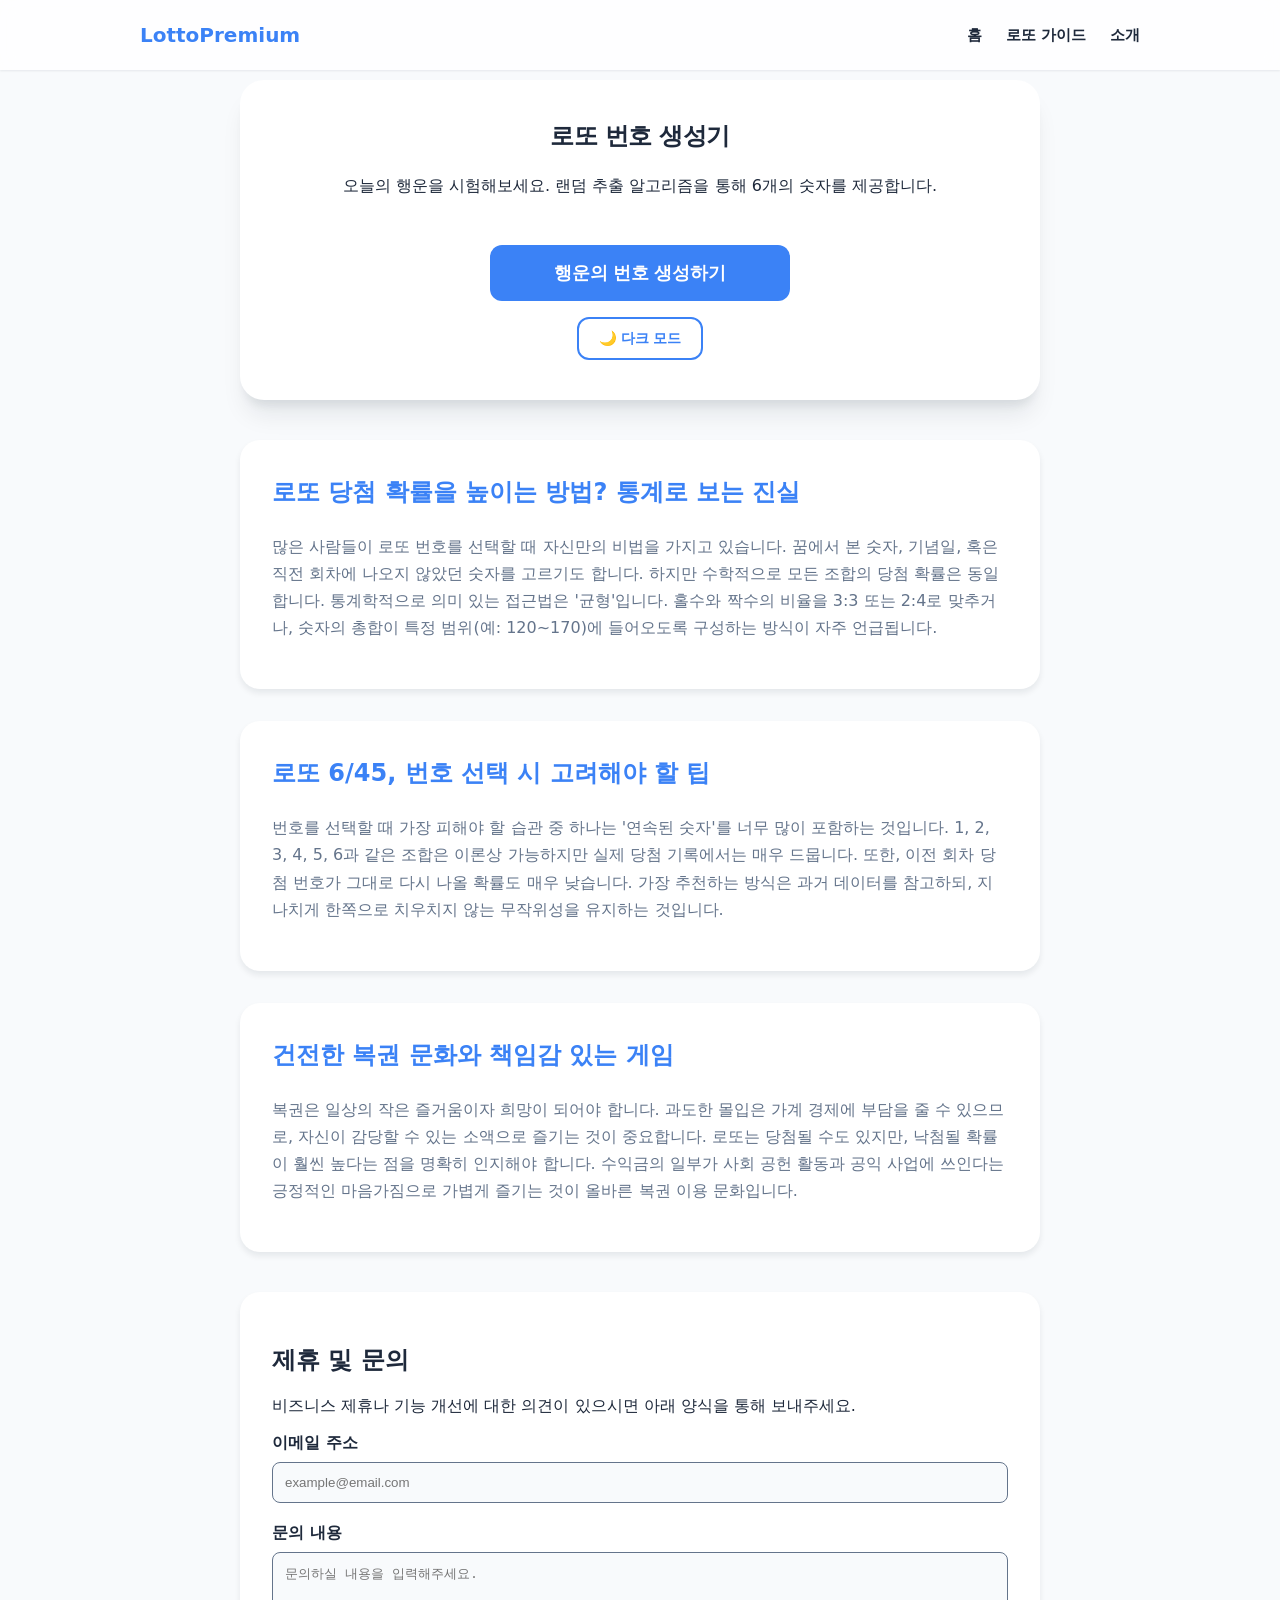
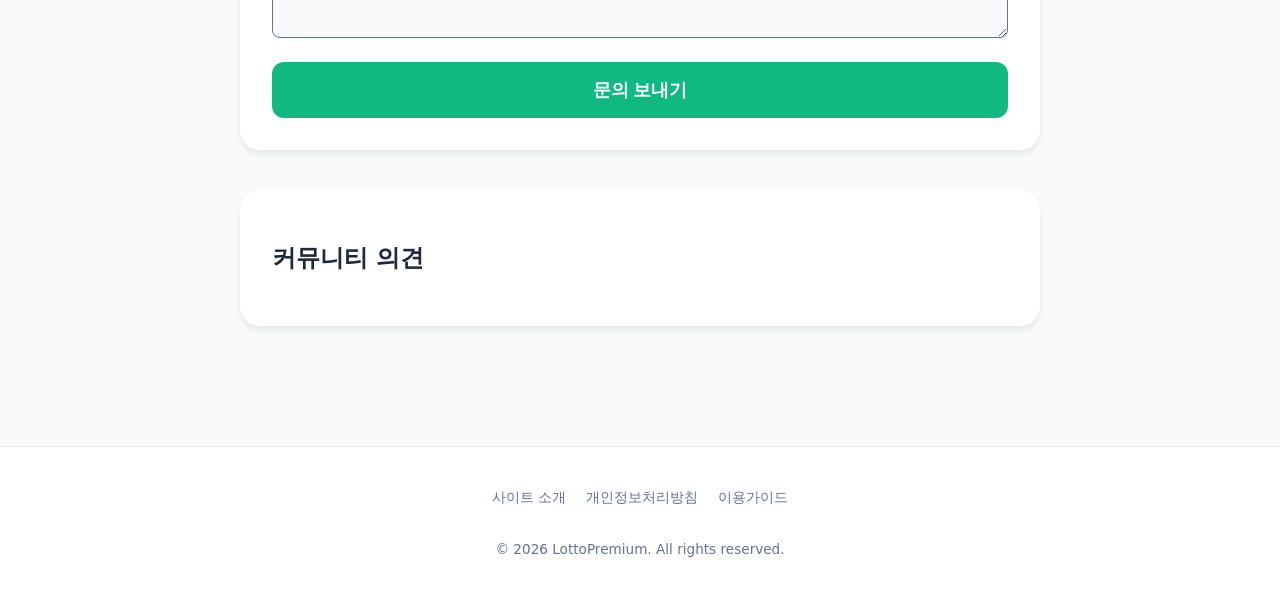
<file: index.html>
<!doctype html>
<html lang="ko">
<head>
  <meta charset="UTF-8" />
  <meta name="viewport" content="width=device-width, initial-scale=1.0" />
  <title>프리미엄 로또 번호 생성기 - 행운을 부르는 번호 추출</title>
  <meta name="description" content="통계 기반 로또 번호 생성 서비스. 행운의 숫자를 추출하고 최신 로또 정보를 확인하세요.">
  <script async src="https://pagead2.googlesyndication.com/pagead/js/adsbygoogle.js?client=ca-pub-1008485503204041"
     crossorigin="anonymous"></script>
  <link href='/style.css' rel='stylesheet'>
</head>
<body>
  <header>
    <nav>
      <a href="/" class="logo">LottoPremium</a>
      <ul class="nav-links">
        <li><a href="/">홈</a></li>
        <li><a href="#articles">로또 가이드</a></li>
        <li><a href="/about.html">소개</a></li>
      </ul>
    </nav>
  </header>

  <main>
    <section class="lotto-container">
      <h1>로또 번호 생성기</h1>
      <p>오늘의 행운을 시험해보세요. 랜덤 추출 알고리즘을 통해 6개의 숫자를 제공합니다.</p>
      <div id="lottoNumbers" class="numbers">
        <!-- 번호가 여기에 표시됩니다 -->
      </div>
      <div class="controls">
        <button onclick="generateLottoNumbers()">행운의 번호 생성하기</button>
        <button id="themeToggle" class="theme-toggle" onclick="toggleTheme()">🌙 다크 모드</button>
      </div>
    </section>

    <section id="articles" class="article-section">
      <article>
        <h2>로또 당첨 확률을 높이는 방법? 통계로 보는 진실</h2>
        <p>많은 사람들이 로또 번호를 선택할 때 자신만의 비법을 가지고 있습니다. 꿈에서 본 숫자, 기념일, 혹은 직전 회차에 나오지 않았던 숫자를 고르기도 합니다. 하지만 수학적으로 모든 조합의 당첨 확률은 동일합니다. 통계학적으로 의미 있는 접근법은 '균형'입니다. 홀수와 짝수의 비율을 3:3 또는 2:4로 맞추거나, 숫자의 총합이 특정 범위(예: 120~170)에 들어오도록 구성하는 방식이 자주 언급됩니다.</p>
      </article>

      <article>
        <h2>로또 6/45, 번호 선택 시 고려해야 할 팁</h2>
        <p>번호를 선택할 때 가장 피해야 할 습관 중 하나는 '연속된 숫자'를 너무 많이 포함하는 것입니다. 1, 2, 3, 4, 5, 6과 같은 조합은 이론상 가능하지만 실제 당첨 기록에서는 매우 드뭅니다. 또한, 이전 회차 당첨 번호가 그대로 다시 나올 확률도 매우 낮습니다. 가장 추천하는 방식은 과거 데이터를 참고하되, 지나치게 한쪽으로 치우치지 않는 무작위성을 유지하는 것입니다.</p>
      </article>

      <article>
        <h2>건전한 복권 문화와 책임감 있는 게임</h2>
        <p>복권은 일상의 작은 즐거움이자 희망이 되어야 합니다. 과도한 몰입은 가계 경제에 부담을 줄 수 있으므로, 자신이 감당할 수 있는 소액으로 즐기는 것이 중요합니다. 로또는 당첨될 수도 있지만, 낙첨될 확률이 훨씬 높다는 점을 명확히 인지해야 합니다. 수익금의 일부가 사회 공헌 활동과 공익 사업에 쓰인다는 긍정적인 마음가짐으로 가볍게 즐기는 것이 올바른 복권 이용 문화입니다.</p>
      </article>
    </section>

    <section class="form-container">
      <h2>제휴 및 문의</h2>
      <p>비즈니스 제휴나 기능 개선에 대한 의견이 있으시면 아래 양식을 통해 보내주세요.</p>
      <form action="https://formspree.io/f/xlgvkvbp" method="POST">
        <div class="form-group">
          <label for="email">이메일 주소</label>
          <input type="email" id="email" name="email" placeholder="example@email.com" required>
        </div>
        <div class="form-group">
          <label for="message">문의 내용</label>
          <textarea id="message" name="message" rows="4" placeholder="문의하실 내용을 입력해주세요." required></textarea>
        </div>
        <button type="submit" class="submit-btn">문의 보내기</button>
      </form>
    </section>

    <section id="comments-container" class="comments-container">
      <h2>커뮤니티 의견</h2>
      <div id="disqus_thread"></div>
      <script>
          (function() {
          var d = document, s = d.createElement('script');
          s.src = 'https://product1-4.disqus.com/embed.js';
          s.setAttribute('data-timestamp', +new Date());
          (d.head || d.body).appendChild(s);
          })();
      </script>
      <noscript>Please enable JavaScript to view the <a href="https://disqus.com/?ref_noscript">comments powered by Disqus.</a></noscript>
    </section>
  </main>

  <footer>
    <div class="footer-content">
      <ul class="footer-links">
        <li><a href="/about.html">사이트 소개</a></li>
        <li><a href="/privacy.html">개인정보처리방침</a></li>
        <li><a href="#articles">이용가이드</a></li>
      </ul>
      <p class="copyright">&copy; 2026 LottoPremium. All rights reserved.</p>
    </div>
  </footer>

  <script src="/main.js"></script>
</body>
</html>
</file>
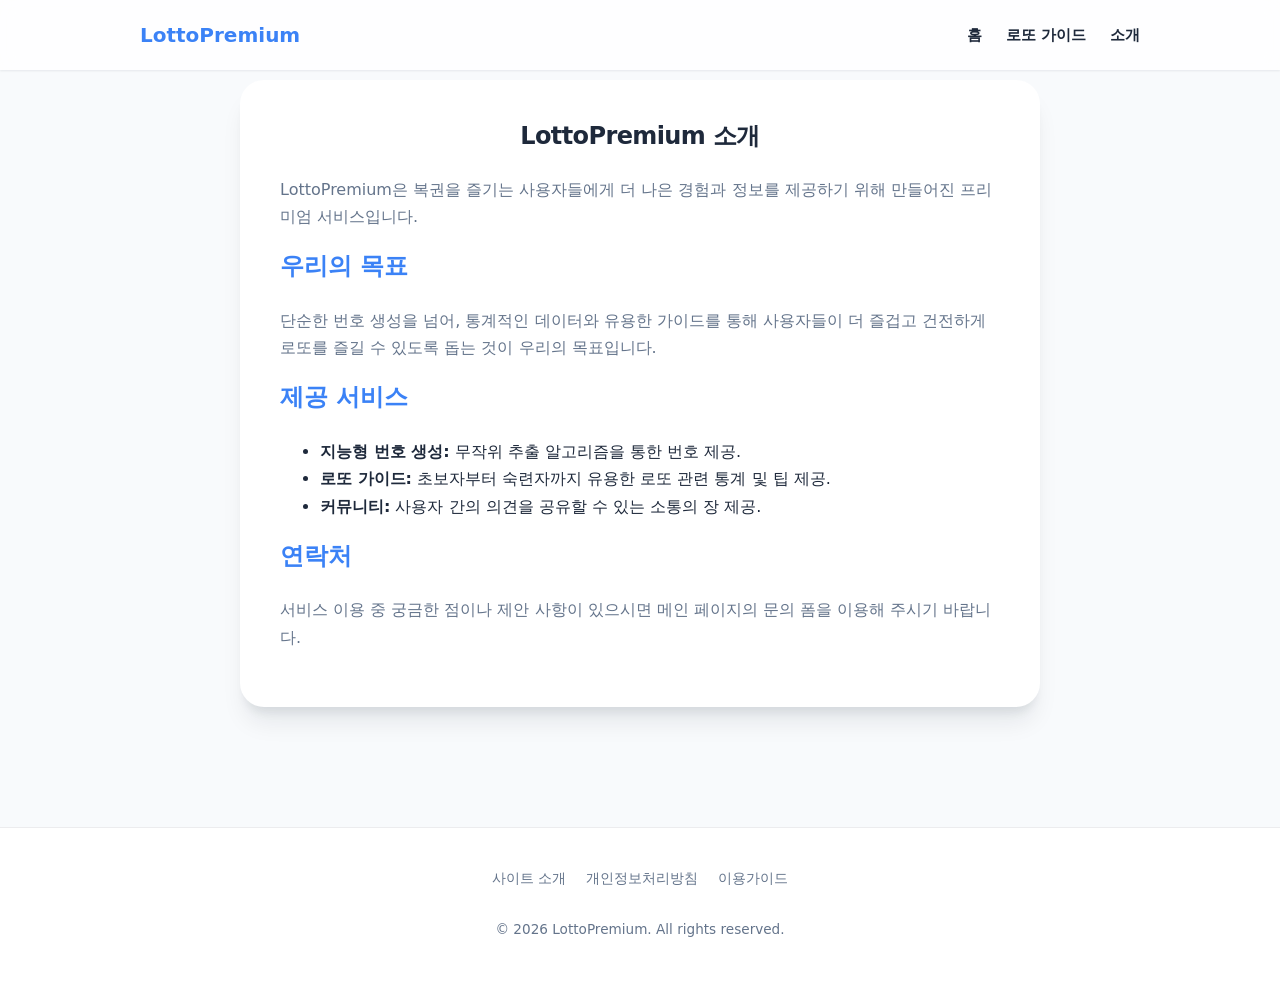
<file: about.html>
<!doctype html>
<html lang="ko">
<head>
  <meta charset="UTF-8" />
  <meta name="viewport" content="width=device-width, initial-scale=1.0" />
  <title>사이트 소개 - LottoPremium</title>
  <link href='/style.css' rel='stylesheet'>
</head>
<body>
  <header>
    <nav>
      <a href="/" class="logo">LottoPremium</a>
      <ul class="nav-links">
        <li><a href="/">홈</a></li>
        <li><a href="/#articles">로또 가이드</a></li>
        <li><a href="/about.html">소개</a></li>
      </ul>
    </nav>
  </header>

  <main>
    <section class="lotto-container">
      <h1>LottoPremium 소개</h1>
      <article style="text-align: left; box-shadow: none; padding: 0;">
        <p>LottoPremium은 복권을 즐기는 사용자들에게 더 나은 경험과 정보를 제공하기 위해 만들어진 프리미엄 서비스입니다.</p>
        
        <h2>우리의 목표</h2>
        <p>단순한 번호 생성을 넘어, 통계적인 데이터와 유용한 가이드를 통해 사용자들이 더 즐겁고 건전하게 로또를 즐길 수 있도록 돕는 것이 우리의 목표입니다.</p>
        
        <h2>제공 서비스</h2>
        <ul>
          <li><strong>지능형 번호 생성:</strong> 무작위 추출 알고리즘을 통한 번호 제공.</li>
          <li><strong>로또 가이드:</strong> 초보자부터 숙련자까지 유용한 로또 관련 통계 및 팁 제공.</li>
          <li><strong>커뮤니티:</strong> 사용자 간의 의견을 공유할 수 있는 소통의 장 제공.</li>
        </ul>

        <h2>연락처</h2>
        <p>서비스 이용 중 궁금한 점이나 제안 사항이 있으시면 메인 페이지의 문의 폼을 이용해 주시기 바랍니다.</p>
      </article>
    </section>
  </main>

  <footer>
    <div class="footer-content">
      <ul class="footer-links">
        <li><a href="/about.html">사이트 소개</a></li>
        <li><a href="/privacy.html">개인정보처리방침</a></li>
        <li><a href="/#articles">이용가이드</a></li>
      </ul>
      <p class="copyright">&copy; 2026 LottoPremium. All rights reserved.</p>
    </div>
  </footer>

  <script src="/main.js"></script>
</body>
</html>
</file>
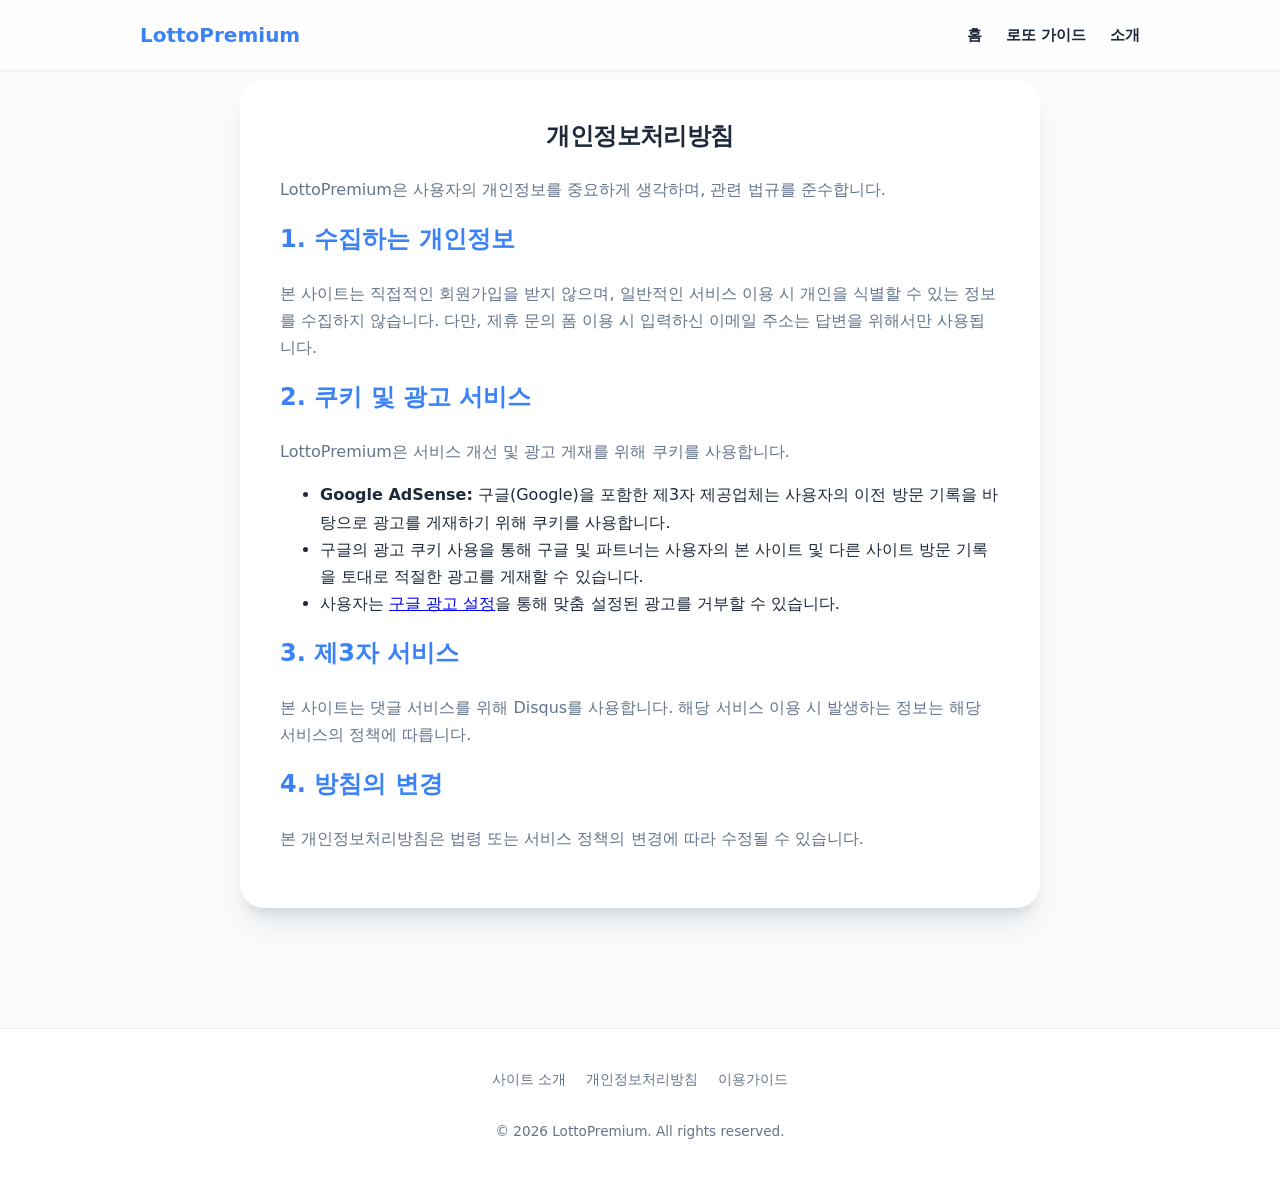
<file: privacy.html>
<!doctype html>
<html lang="ko">
<head>
  <meta charset="UTF-8" />
  <meta name="viewport" content="width=device-width, initial-scale=1.0" />
  <title>개인정보처리방침 - LottoPremium</title>
  <link href='/style.css' rel='stylesheet'>
</head>
<body>
  <header>
    <nav>
      <a href="/" class="logo">LottoPremium</a>
      <ul class="nav-links">
        <li><a href="/">홈</a></li>
        <li><a href="/#articles">로또 가이드</a></li>
        <li><a href="/about.html">소개</a></li>
      </ul>
    </nav>
  </header>

  <main>
    <section class="lotto-container">
      <h1>개인정보처리방침</h1>
      <article style="text-align: left; box-shadow: none; padding: 0;">
        <p>LottoPremium은 사용자의 개인정보를 중요하게 생각하며, 관련 법규를 준수합니다.</p>
        
        <h2>1. 수집하는 개인정보</h2>
        <p>본 사이트는 직접적인 회원가입을 받지 않으며, 일반적인 서비스 이용 시 개인을 식별할 수 있는 정보를 수집하지 않습니다. 다만, 제휴 문의 폼 이용 시 입력하신 이메일 주소는 답변을 위해서만 사용됩니다.</p>
        
        <h2>2. 쿠키 및 광고 서비스</h2>
        <p>LottoPremium은 서비스 개선 및 광고 게재를 위해 쿠키를 사용합니다.</p>
        <ul>
          <li><strong>Google AdSense:</strong> 구글(Google)을 포함한 제3자 제공업체는 사용자의 이전 방문 기록을 바탕으로 광고를 게재하기 위해 쿠키를 사용합니다.</li>
          <li>구글의 광고 쿠키 사용을 통해 구글 및 파트너는 사용자의 본 사이트 및 다른 사이트 방문 기록을 토대로 적절한 광고를 게재할 수 있습니다.</li>
          <li>사용자는 <a href="https://www.google.com/settings/ads" target="_blank">구글 광고 설정</a>을 통해 맞춤 설정된 광고를 거부할 수 있습니다.</li>
        </ul>

        <h2>3. 제3자 서비스</h2>
        <p>본 사이트는 댓글 서비스를 위해 Disqus를 사용합니다. 해당 서비스 이용 시 발생하는 정보는 해당 서비스의 정책에 따릅니다.</p>

        <h2>4. 방침의 변경</h2>
        <p>본 개인정보처리방침은 법령 또는 서비스 정책의 변경에 따라 수정될 수 있습니다.</p>
      </article>
    </section>
  </main>

  <footer>
    <div class="footer-content">
      <ul class="footer-links">
        <li><a href="/about.html">사이트 소개</a></li>
        <li><a href="/privacy.html">개인정보처리방침</a></li>
        <li><a href="/#articles">이용가이드</a></li>
      </ul>
      <p class="copyright">&copy; 2026 LottoPremium. All rights reserved.</p>
    </div>
  </footer>

  <script src="/main.js"></script>
</body>
</html>
</file>
<file: style.css>
:root {
  --bg-color: #f8fafc;
  --container-bg: #ffffff;
  --text-color: #1e293b;
  --text-secondary: #64748b;
  --shadow-color: rgba(15, 23, 42, 0.08);
  --button-bg: #3b82f6;
  --button-hover: #2563eb;
  --accent-color: #10b981;
  --header-bg: rgba(255, 255, 255, 0.8);
  --transition-speed: 0.3s;
}

[data-theme="dark"] {
  --bg-color: #0f172a;
  --container-bg: #1e293b;
  --text-color: #f1f5f9;
  --text-secondary: #94a3b8;
  --shadow-color: rgba(0, 0, 0, 0.3);
  --button-bg: #3b82f6;
  --button-hover: #60a5fa;
  --header-bg: rgba(30, 41, 59, 0.8);
}

body {
  font-family: 'Pretendard', -apple-system, BlinkMacSystemFont, system-ui, Roboto, 'Helvetica Neue', 'Segoe UI', 'Apple SD Gothic Neo', 'Noto Sans KR', 'Malgun Gothic', sans-serif;
  display: flex;
  flex-direction: column;
  align-items: center;
  min-height: 100vh;
  background-color: var(--bg-color);
  color: var(--text-color);
  transition: background-color var(--transition-speed), color var(--transition-speed);
  margin: 0;
  padding-top: 80px; /* Space for fixed header */
}

/* Header & Navigation */
header {
  position: fixed;
  top: 0;
  left: 0;
  right: 0;
  height: 70px;
  background-color: var(--header-bg);
  backdrop-filter: blur(10px);
  display: flex;
  justify-content: center;
  align-items: center;
  z-index: 1000;
  box-shadow: 0 1px 2px var(--shadow-color);
  transition: background-color var(--transition-speed);
}

nav {
  width: 90%;
  max-width: 1000px;
  display: flex;
  justify-content: space-between;
  align-items: center;
}

.logo {
  font-size: 1.25em;
  font-weight: 800;
  color: var(--button-bg);
  text-decoration: none;
}

.nav-links {
  display: flex;
  gap: 24px;
  list-style: none;
  margin: 0;
  padding: 0;
}

.nav-links a {
  text-decoration: none;
  color: var(--text-color);
  font-weight: 600;
  font-size: 0.95em;
  transition: color var(--transition-speed);
}

.nav-links a:hover {
  color: var(--button-bg);
}

/* Main Content Layout */
main {
  width: 90%;
  max-width: 800px;
  display: flex;
  flex-direction: column;
  align-items: center;
  gap: 40px;
  padding-bottom: 60px;
}

.lotto-container {
  background-color: var(--container-bg);
  padding: 40px;
  border-radius: 24px;
  box-shadow: 0 20px 25px -5px var(--shadow-color), 0 10px 10px -5px var(--shadow-color);
  text-align: center;
  width: 100%;
  box-sizing: border-box;
  transition: background-color var(--transition-speed), box-shadow var(--transition-speed);
}

h1 {
  margin-top: 0;
  margin-bottom: 24px;
  font-weight: 800;
  letter-spacing: -0.025em;
}

.numbers {
  display: flex;
  flex-wrap: wrap;
  justify-content: center;
  margin-bottom: 32px;
  gap: 12px;
}

.number {
  background: linear-gradient(135deg, var(--accent-color), #059669);
  color: white;
  border-radius: 50%;
  width: 55px;
  height: 55px;
  display: flex;
  align-items: center;
  justify-content: center;
  font-size: 1.4em;
  font-weight: bold;
  box-shadow: 0 4px 6px rgba(0, 0, 0, 0.1);
  transition: transform 0.2s cubic-bezier(0.175, 0.885, 0.32, 1.275);
}

.number:hover {
  transform: scale(1.15) rotate(5deg);
}

.controls {
  display: flex;
  flex-direction: column;
  gap: 16px;
  align-items: center;
}

button {
  background-color: var(--button-bg);
  color: white;
  padding: 16px 32px;
  border: none;
  border-radius: 12px;
  font-size: 1.1em;
  font-weight: 700;
  cursor: pointer;
  transition: all var(--transition-speed);
  width: 100%;
  max-width: 300px;
}

button:hover {
  background-color: var(--button-hover);
  transform: translateY(-2px);
  box-shadow: 0 10px 15px -3px rgba(59, 130, 246, 0.3);
}

.theme-toggle {
  background: none;
  border: 2px solid var(--button-bg);
  color: var(--button-bg);
  padding: 10px 20px;
  font-size: 0.9em;
  width: auto;
}

.theme-toggle:hover {
  background-color: var(--button-bg);
  color: white;
  transform: none;
  box-shadow: none;
}

/* Article Section */
.article-section {
  width: 100%;
  display: flex;
  flex-direction: column;
  gap: 32px;
}

article {
  background-color: var(--container-bg);
  padding: 32px;
  border-radius: 20px;
  box-shadow: 0 4px 6px var(--shadow-color);
  line-height: 1.7;
}

article h2 {
  margin-top: 0;
  color: var(--button-bg);
}

article p {
  color: var(--text-secondary);
}

/* Form Section */
.form-container {
  background-color: var(--container-bg);
  padding: 32px;
  border-radius: 20px;
  box-shadow: 0 4px 6px var(--shadow-color);
  width: 100%;
  box-sizing: border-box;
}

.form-group {
  margin-bottom: 20px;
  text-align: left;
}

.form-group label {
  display: block;
  margin-bottom: 8px;
  font-weight: 600;
}

.form-group input,
.form-group textarea {
  width: 100%;
  padding: 12px;
  border: 1px solid var(--text-secondary);
  border-radius: 8px;
  background-color: var(--bg-color);
  color: var(--text-color);
  box-sizing: border-box;
}

.submit-btn {
  background-color: var(--accent-color) !important;
  max-width: 100%;
}

/* Comments Section */
.comments-container {
  background-color: var(--container-bg);
  padding: 32px;
  border-radius: 20px;
  box-shadow: 0 4px 6px var(--shadow-color);
  width: 100%;
  box-sizing: border-box;
}

/* Footer */
footer {
  width: 100%;
  background-color: var(--container-bg);
  padding: 40px 0;
  margin-top: 60px;
  display: flex;
  flex-direction: column;
  align-items: center;
  border-top: 1px solid var(--shadow-color);
}

.footer-content {
  width: 90%;
  max-width: 1000px;
  display: flex;
  flex-direction: column;
  align-items: center;
  gap: 20px;
  text-align: center;
}

.footer-links {
  display: flex;
  gap: 20px;
  list-style: none;
  margin: 0;
  padding: 0;
}

.footer-links a {
  text-decoration: none;
  color: var(--text-secondary);
  font-size: 0.9em;
}

.footer-links a:hover {
  color: var(--button-bg);
}

.copyright {
  color: var(--text-secondary);
  font-size: 0.85em;
}
</file>
